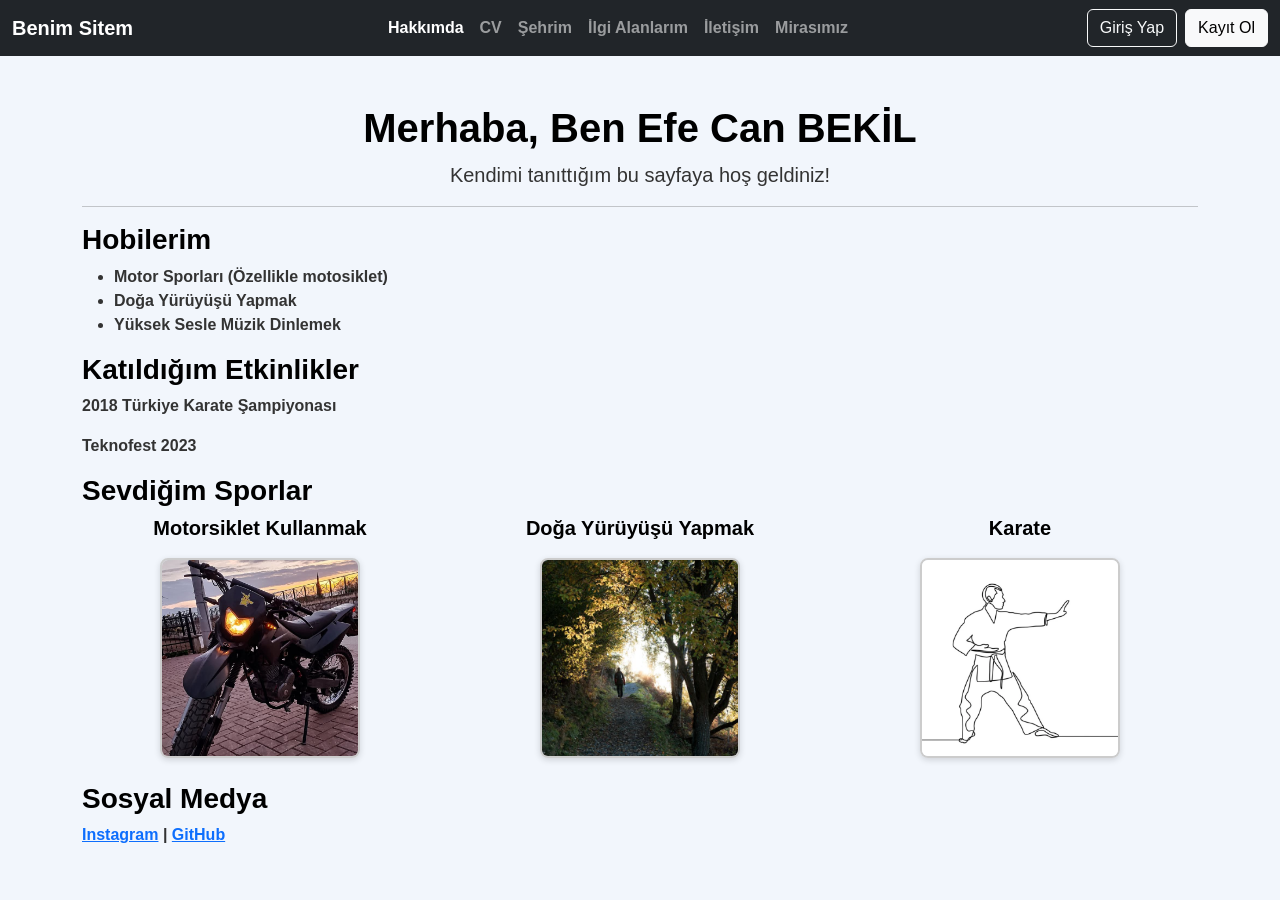
<file: index.html>
<!DOCTYPE html>
<html lang="tr">
<head>
  <meta charset="UTF-8">
  <meta name="viewport" content="width=device-width, initial-scale=1.0">
  <title>Hakkımda</title>

  <!-- Bootstrap CSS -->
  <link href="https://cdn.jsdelivr.net/npm/bootstrap@5.3.3/dist/css/bootstrap.min.css" rel="stylesheet">

  <!-- Kendi stil dosyam -->
  <link rel="stylesheet" href="css/style.css">
</head>
<body>
  <!-- NAVBAR -->
  <nav class="navbar navbar-expand-lg navbar-dark bg-dark">
  <div class="container-fluid">
    <a class="navbar-brand" href="#">Benim Sitem</a>
    <button class="navbar-toggler" type="button" data-bs-toggle="collapse" data-bs-target="#navbarNav">
      <span class="navbar-toggler-icon"></span>
    </button>

    <div class="collapse navbar-collapse justify-content-center" id="navbarNav">
      <ul class="navbar-nav">
        <li class="nav-item"><a class="nav-link active" href="index.html">Hakkımda</a></li>
        <li class="nav-item"><a class="nav-link" href="cv.html">CV</a></li>
        <li class="nav-item"><a class="nav-link" href="sehrim.html">Şehrim</a></li>
        <li class="nav-item"><a class="nav-link" href="ilgi-alanlarim.html">İlgi Alanlarım</a></li>
        <li class="nav-item"><a class="nav-link" href="iletisim.html">İletişim</a></li>
        <li class="nav-item"><a class="nav-link" href="mirasimiz.html">Mirasımız</a></li>
      </ul>
    </div>

    <div class="d-flex ms-auto">
      <a href="login.html" class="btn btn-outline-light me-2">Giriş Yap</a>
      <a href="register.html" class="btn btn-light">Kayıt Ol</a>
    </div>
  </div>
</nav>

  <!-- HAKKIMDA -->
  <div class="container mt-5">
    <h1 class="text-center">Merhaba, Ben Efe Can BEKİL</h1>
    <p class="lead text-center">Kendimi tanıttığım bu sayfaya hoş geldiniz!</p>

    <hr>

    <h3>Hobilerim</h3>
    <ul>
      <li>Motor Sporları (Özellikle motosiklet)</li>
      <li>Doğa Yürüyüşü Yapmak</li>
      <li>Yüksek Sesle Müzik Dinlemek</li>
    </ul>

    <h3>Katıldığım Etkinlikler</h3>
    <p>2018 Türkiye Karate Şampiyonası</p>
    <p>Teknofest 2023</p>

    <h3>Sevdiğim Sporlar</h3>
    <div class="row text-center">
      <div class="col-md-4">
        <h5>Motorsiklet Kullanmak</h5>
        <img src="img/motosiklet.jpg" class="spor-resim">
      </div>
      <div class="col-md-4">
        <h5>Doğa Yürüyüşü Yapmak</h5>
        <img src="img/dogayuruyusu.jpg" class="spor-resim">
      </div>
      <div class="col-md-4">
        <h5>Karate</h5>
        <img src="img/karate.jpg" class="spor-resim">
      </div>
    </div>

    <h3 class="mt-4">Sosyal Medya</h3>
    <a href="https://www.instagram.com/efecann.bkll/" target="_blank">Instagram</a> |
    <a href="https://github.com/?ysclid=majpwehq30375147963" target="_blank">GitHub</a>
  </div>

  <!-- Bootstrap JS -->
  <script src="https://cdn.jsdelivr.net/npm/bootstrap@5.3.3/dist/js/bootstrap.bundle.min.js"></script>
</body>
</html>
</file>
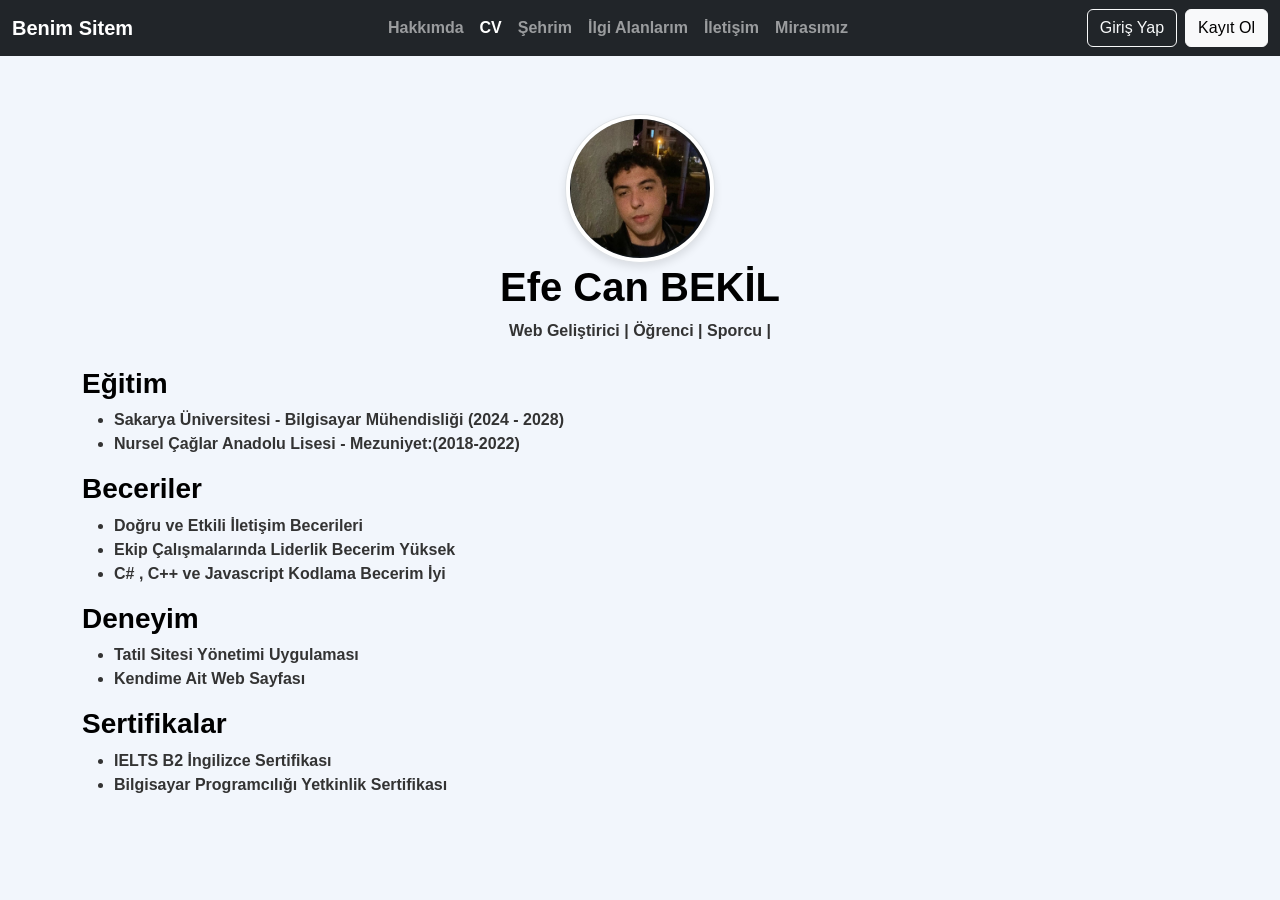
<file: cv.html>
<!DOCTYPE html>
<html lang="tr">
<head>
  <meta charset="UTF-8">
  <meta name="viewport" content="width=device-width, initial-scale=1.0">
  <title>Özgeçmiş</title>

  <!-- Bootstrap CSS -->
  <link href="https://cdn.jsdelivr.net/npm/bootstrap@5.3.3/dist/css/bootstrap.min.css" rel="stylesheet">

  <!-- Kendi stil dosyam -->
  <link rel="stylesheet" href="css/style.css">
</head>
<body>

  <!-- NAVBAR -->
  <nav class="navbar navbar-expand-lg navbar-dark bg-dark">
  <div class="container-fluid">
    <a class="navbar-brand" href="#">Benim Sitem</a>
    <button class="navbar-toggler" type="button" data-bs-toggle="collapse" data-bs-target="#navbarNav">
      <span class="navbar-toggler-icon"></span>
    </button>

    <div class="collapse navbar-collapse justify-content-center" id="navbarNav">
      <ul class="navbar-nav">
        <li class="nav-item"><a class="nav-link" href="index.html">Hakkımda</a></li>
        <li class="nav-item"><a class="nav-link active" href="cv.html">CV</a></li>
        <li class="nav-item"><a class="nav-link" href="sehrim.html">Şehrim</a></li>
        <li class="nav-item"><a class="nav-link" href="ilgi-alanlarim.html">İlgi Alanlarım</a></li>
        <li class="nav-item"><a class="nav-link" href="iletisim.html">İletişim</a></li>
        <li class="nav-item"><a class="nav-link" href="mirasimiz.html">Mirasımız</a></li>
      </ul>
    </div>

    <div class="d-flex ms-auto">
      <a href="login.html" class="btn btn-outline-light me-2">Giriş Yap</a>
      <a href="register.html" class="btn btn-light">Kayıt Ol</a>
    </div>
  </div>
</nav>

  <!-- ÖZGEÇMİŞ -->
  <main class="container mt-5">
    <header class="mb-4">
        <div class="text-center">
            <img src="img/profil.jpg" alt="Profil Resmi" class="rounded-circle img-thumbnail" width="150">
          </div>
          
      <h1 class="text-center">Efe Can BEKİL</h1>
      <p class="text-center">Web Geliştirici | Öğrenci | Sporcu | </p>
    </header>

    <section>
      <h3>Eğitim</h3>
      <ul>
        <li><strong>Sakarya Üniversitesi</strong> - Bilgisayar Mühendisliği (2024 - 2028)</li>
        <li><strong>Nursel Çağlar Anadolu Lisesi</strong> - Mezuniyet:(2018-2022)</li>
      </ul>
    </section>
    <section>
      <h3>Beceriler</h3>
      <ul>
        <li>Doğru ve Etkili İletişim Becerileri</li>
        <li>Ekip Çalışmalarında Liderlik Becerim Yüksek</li>
        <li>C# , C++ ve Javascript Kodlama Becerim İyi</li>
      </ul>
    </section>

    <section>
      <h3>Deneyim</h3>
      <ul>
        <li>Tatil Sitesi Yönetimi Uygulaması </li>
        <li>Kendime Ait Web Sayfası</li>
      </ul>
    </section>

    <section>
      <h3>Sertifikalar</h3>
      <ul>
        <li>IELTS B2 İngilizce Sertifikası</li>
        <li>Bilgisayar Programcılığı Yetkinlik Sertifikası</li>
      </ul>
    </section>
  </main>

  <!-- Bootstrap JS -->
  <script src="https://cdn.jsdelivr.net/npm/bootstrap@5.3.3/dist/js/bootstrap.bundle.min.js"></script>
</body>
</html>
</file>
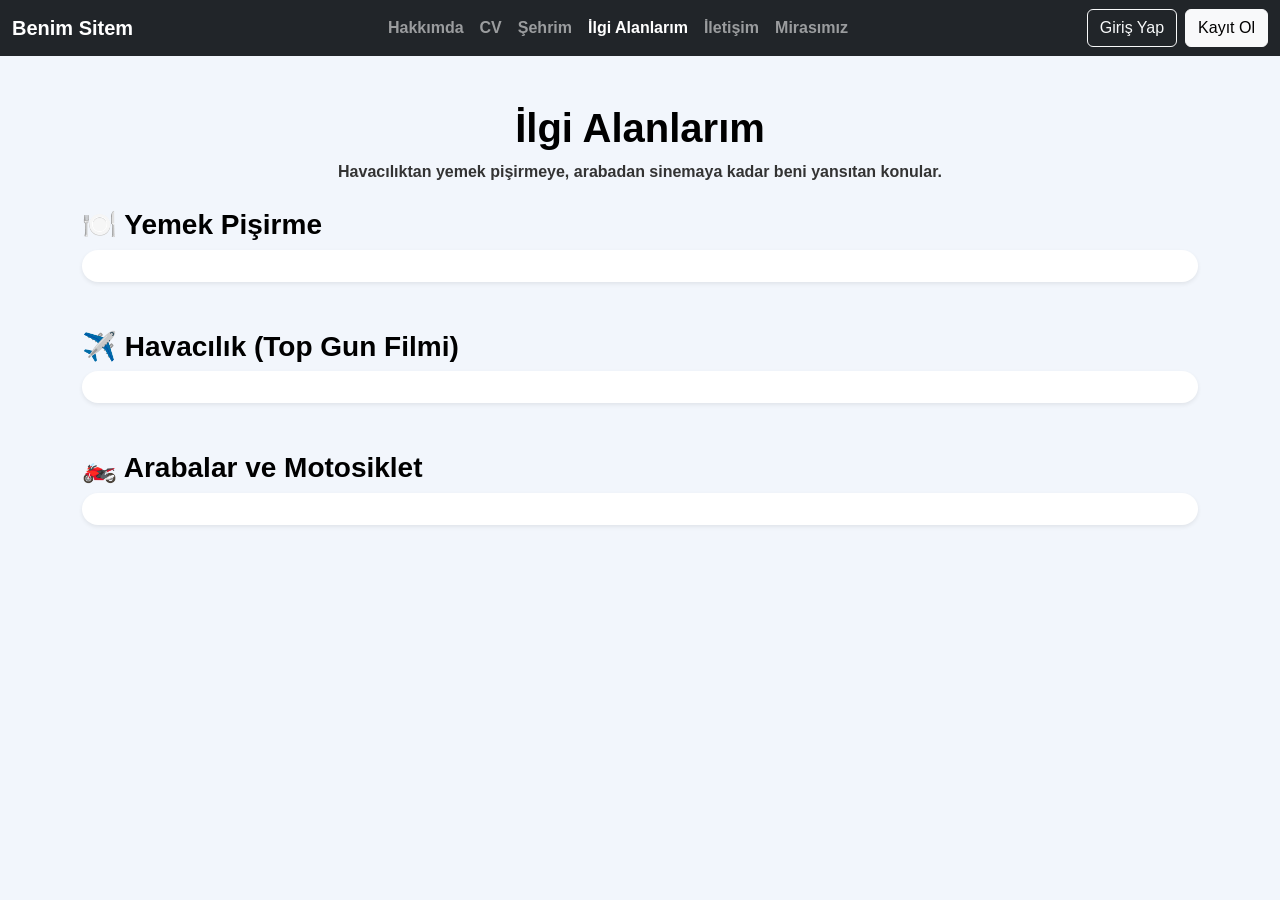
<file: ilgi-alanlarim.html>
<!DOCTYPE html>
<html lang="tr">
<head>
  <meta charset="UTF-8">
  <meta name="viewport" content="width=device-width, initial-scale=1.0">
  <title>İlgi Alanlarım - API</title>
  <link href="https://cdn.jsdelivr.net/npm/bootstrap@5.3.3/dist/css/bootstrap.min.css" rel="stylesheet">
  <link rel="stylesheet" href="css/style.css">
</head>
<body>

<!-- Navbar -->
<nav class="navbar navbar-expand-lg navbar-dark bg-dark">
  <div class="container-fluid">
    <a class="navbar-brand" href="#">Benim Sitem</a>
    <button class="navbar-toggler" type="button" data-bs-toggle="collapse" data-bs-target="#navbarNav">
      <span class="navbar-toggler-icon"></span>
    </button>

    <div class="collapse navbar-collapse justify-content-center" id="navbarNav">
      <ul class="navbar-nav">
        <li class="nav-item"><a class="nav-link" href="index.html">Hakkımda</a></li>
        <li class="nav-item"><a class="nav-link" href="cv.html">CV</a></li>
        <li class="nav-item"><a class="nav-link" href="sehrim.html">Şehrim</a></li>
        <li class="nav-item"><a class="nav-link active" href="ilgi-alanlarim.html">İlgi Alanlarım</a></li>
        <li class="nav-item"><a class="nav-link" href="iletisim.html">İletişim</a></li>
        <li class="nav-item"><a class="nav-link" href="mirasimiz.html">Mirasımız</a></li>
      </ul>
    </div>

    <div class="d-flex ms-auto">
      <a href="login.html" class="btn btn-outline-light me-2">Giriş Yap</a>
      <a href="register.html" class="btn btn-light">Kayıt Ol</a>
    </div>
  </div>
</nav>

<!-- Sayfa Başlığı -->
<div class="container mt-5">
  <h1 class="text-center">İlgi Alanlarım</h1>
  <p class="text-center">Havacılıktan yemek pişirmeye, arabadan sinemaya kadar beni yansıtan konular.</p>
</div>

<!-- Dinamik API İçerikleri -->
<div class="container mt-4">

  <!-- Yemek -->
  <div class="mb-5">
    <h3>🍽️ Yemek Pişirme</h3>
    <div id="yemek" class="card p-3 shadow-sm"></div>
  </div>

  <!-- Havacılık - Top Gun API -->
  <div class="mb-5">
    <h3>✈️ Havacılık (Top Gun Filmi)</h3>
    <div id="havacilik" class="card p-3 shadow-sm"></div>
  </div>

  <!-- Arabalar & Motosiklet -->
  <div class="mb-5">
    <h3>🏍️ Arabalar ve Motosiklet</h3>
    <div id="araba" class="card p-3 shadow-sm"></div>
  </div>

</div>

<!-- Script -->
<script>
  const newsApiKey = "c9d42953b5534fcf9eee60cdff436c85";
  const tmdbApiKey = "e990c6fad0f9cb65795145ede99868af";

  // 1. Yemek - Türkçe sabit açıklama
  fetch('https://www.themealdb.com/api/json/v1/1/random.php')
    .then(res => res.json())
    .then(data => {
      const meal = data.meals[0];
      document.getElementById('yemek').innerHTML = `
        <h5>${meal.strMeal}</h5>
        <img src="${meal.strMealThumb}" class="img-fluid rounded mb-2 api-gorsel">
        <p>Bu yemek, dünya mutfağından özenle seçilmiştir. Lezzetiyle sofraları süsler ve damaklarda iz bırakır.</p>
      `;
    });

  // 2. Havacılık - TMDb API'den Top Gun filmi
  fetch(`https://api.themoviedb.org/3/search/movie?query=top+gun&api_key=${tmdbApiKey}&language=tr-TR`)
    .then(res => res.json())
    .then(data => {
      const film = data.results[0];
      document.getElementById('havacilik').innerHTML = `
        <h5>${film.title} (${film.release_date.substring(0, 4)})</h5>
        <img src="https://image.tmdb.org/t/p/w500${film.poster_path}" class="img-fluid rounded mb-2 api-gorsel">
        <p>${film.overview}</p>
      `;
    });

  // 3. Arabalar & Motosiklet - Türkçe haber
  fetch(`https://newsapi.org/v2/everything?q=toprak%20razgatlioglu&language=tr&apiKey=${newsApiKey}&pageSize=1`)
  .then(res => res.json())
  .then(data => {
    const haber = data.articles[0];
    document.getElementById('araba').innerHTML = `
      <h5>${haber.title}</h5>
      <img src="${haber.urlToImage}" class="img-fluid rounded mb-2 api-gorsel">
      <p>${haber.description}</p>
      <a href="${haber.url}" target="_blank">Haberi Oku</a>
    `;
  });

</script>

<script src="https://cdn.jsdelivr.net/npm/bootstrap@5.3.3/dist/js/bootstrap.bundle.min.js"></script>
</body>
</html>
</file>
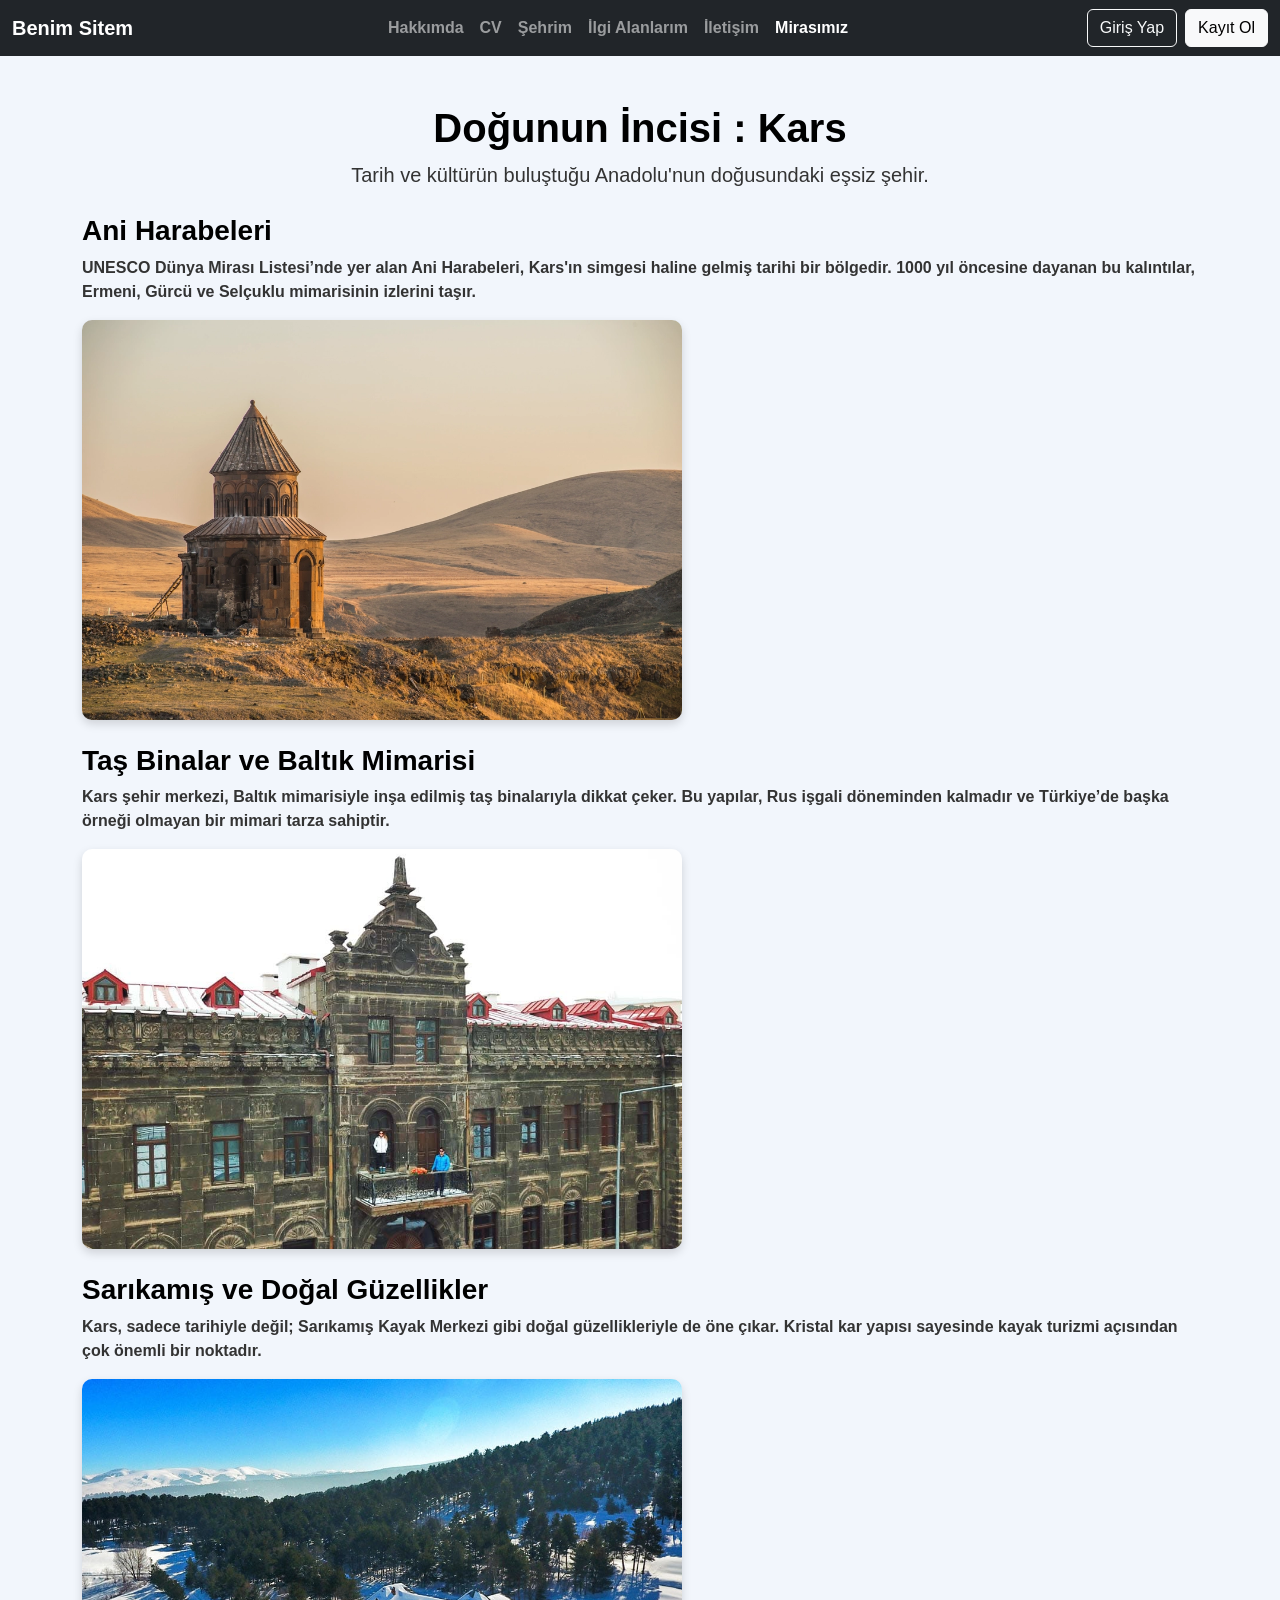
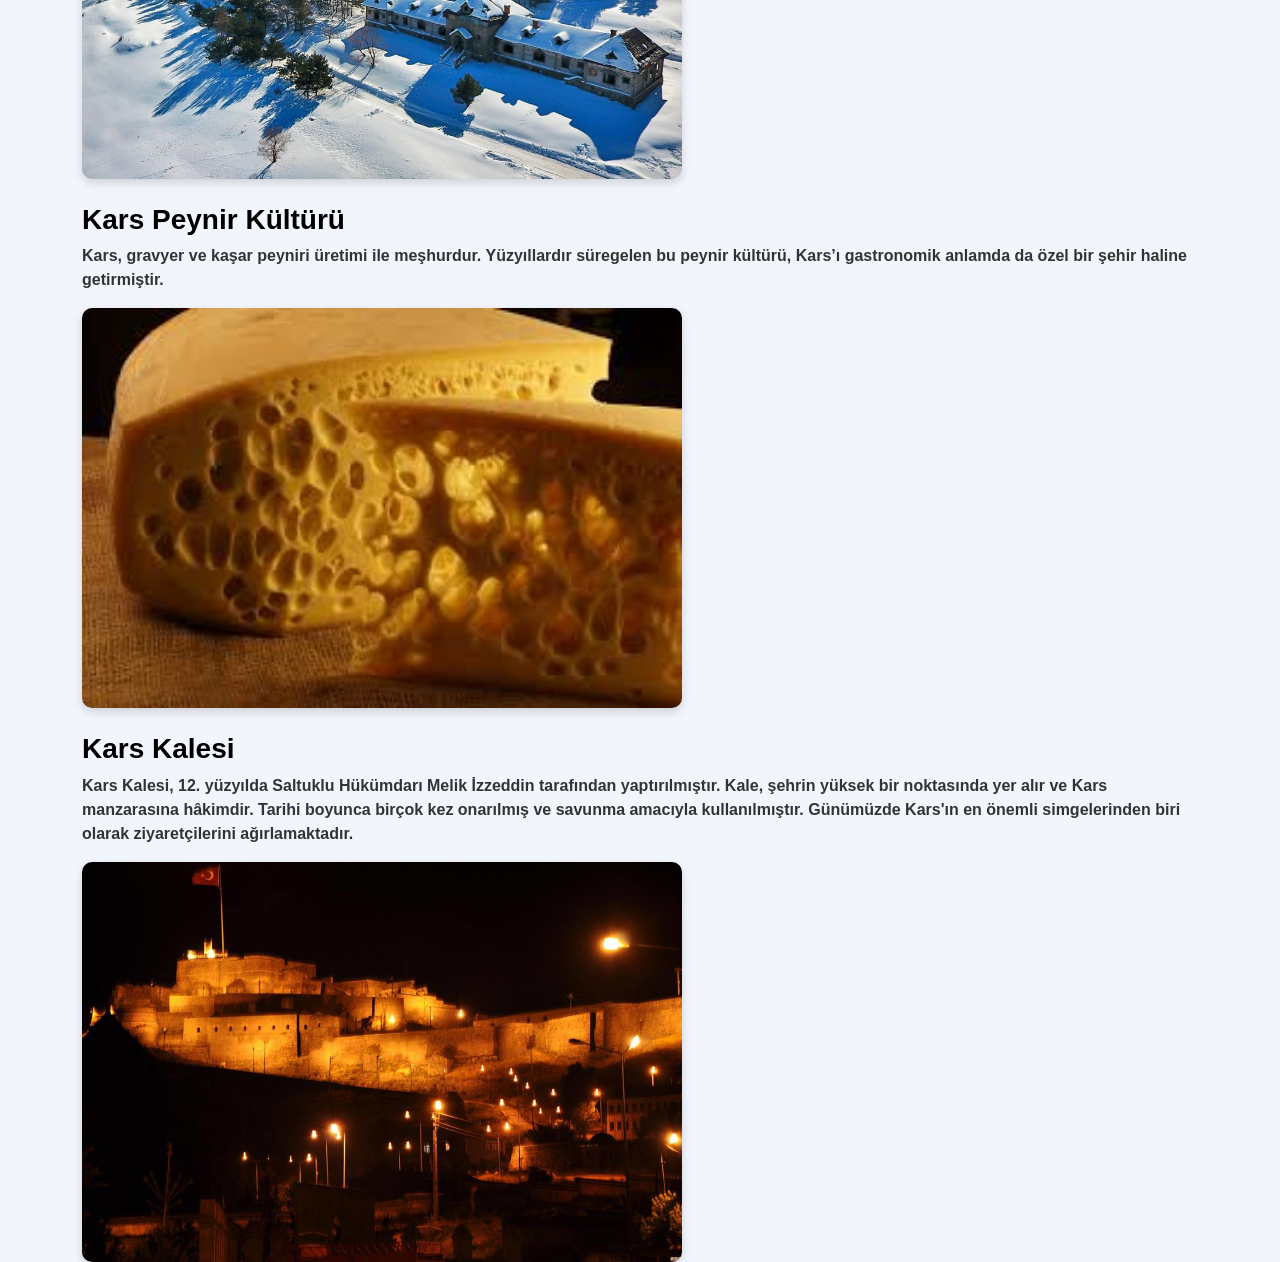
<file: mirasim.html>
<!DOCTYPE html>
<html lang="tr">
<head>
  <meta charset="UTF-8" />
  <meta name="viewport" content="width=device-width, initial-scale=1.0" />
  <title>Mirasımız - Kars</title>
  <link href="https://cdn.jsdelivr.net/npm/bootstrap@5.3.3/dist/css/bootstrap.min.css" rel="stylesheet" />
  <link rel="stylesheet" href="css/style.css" />
</head>
<body>

  <!-- NAVBAR -->
  <nav class="navbar navbar-expand-lg navbar-dark bg-dark">
    <div class="container-fluid">
      <a class="navbar-brand" href="#">Benim Sitem</a>
      <button class="navbar-toggler" type="button" data-bs-toggle="collapse" data-bs-target="#navbarNav">
        <span class="navbar-toggler-icon"></span>
      </button>
      <div class="collapse navbar-collapse justify-content-center" id="navbarNav">
        <ul class="navbar-nav">
          <li class="nav-item"><a class="nav-link" href="index.html">Hakkımda</a></li>
          <li class="nav-item"><a class="nav-link" href="cv.html">CV</a></li>
          <li class="nav-item"><a class="nav-link" href="sehrim.html">Şehrim</a></li>
          <li class="nav-item"><a class="nav-link" href="ilgi-alanlarim.html">İlgi Alanlarım</a></li>
          <li class="nav-item"><a class="nav-link" href="iletisim.html">İletişim</a></li>
          <li class="nav-item"><a class="nav-link active" href="mirasimiz.html">Mirasımız</a></li>
        </ul>
      </div>
      <div class="d-flex ms-auto">
        <a href="login.html" class="btn btn-outline-light me-2">Giriş Yap</a>
        <a href="register.html" class="btn btn-light">Kayıt Ol</a>
      </div>
    </div>
  </nav>

  <!-- İçerik -->
  <div class="container mt-5">
    <h1 class="text-center">Doğunun İncisi : Kars</h1>
    <p class="lead text-center">Tarih ve kültürün buluştuğu Anadolu'nun doğusundaki eşsiz şehir.</p>

    <section class="mt-4">
  <h3>Ani Harabeleri</h3>
  <p>
    UNESCO Dünya Mirası Listesi’nde yer alan Ani Harabeleri, Kars'ın simgesi haline gelmiş tarihi bir bölgedir.
    1000 yıl öncesine dayanan bu kalıntılar, Ermeni, Gürcü ve Selçuklu mimarisinin izlerini taşır.
  </p>
   <img src="img/ani.jpg" alt="Ani Harabeleri" class="miras-resim">
</section>


    <section class="mt-4">
  <h3>Taş Binalar ve Baltık Mimarisi</h3>
  <p>
    Kars şehir merkezi, Baltık mimarisiyle inşa edilmiş taş binalarıyla dikkat çeker. Bu yapılar, Rus işgali döneminden kalmadır
    ve Türkiye’de başka örneği olmayan bir mimari tarza sahiptir.
  </p>
  <img src="img/baltik.jpg" alt="Baltık Mimarisi" class="miras-resim">
</section>


    <section class="mt-4">
  <h3>Sarıkamış ve Doğal Güzellikler</h3>
  <p>
    Kars, sadece tarihiyle değil; Sarıkamış Kayak Merkezi gibi doğal güzellikleriyle de öne çıkar. Kristal kar yapısı sayesinde
    kayak turizmi açısından çok önemli bir noktadır.
  </p>
  <img src="img/sarikamis.jpg" alt="Sarıkamış Kayak Merkezi" class="miras-resim">
</section>

    <section class="mt-4">
  <h3>Kars Peynir Kültürü</h3>
  <p>
    Kars, gravyer ve kaşar peyniri üretimi ile meşhurdur. Yüzyıllardır süregelen bu peynir kültürü, Kars’ı gastronomik anlamda
    da özel bir şehir haline getirmiştir.
  </p>
  <img src="img/peynir.jpg" alt="Kars Gravyer ve Kaşar Peyniri" class="miras-resim">
</section>

<section class="mt-4">
  <h3>Kars Kalesi</h3>
  <p>
    Kars Kalesi, 12. yüzyılda Saltuklu Hükümdarı Melik İzzeddin tarafından yaptırılmıştır. Kale, şehrin yüksek bir noktasında
    yer alır ve Kars manzarasına hâkimdir. Tarihi boyunca birçok kez onarılmış ve savunma amacıyla kullanılmıştır.
    Günümüzde Kars'ın en önemli simgelerinden biri olarak ziyaretçilerini ağırlamaktadır.
  </p>
   <img src="img/karskalesi.jpg" alt="Kars Kalesi" class="miras-resim">
</section>


  <script src="https://cdn.jsdelivr.net/npm/bootstrap@5.3.3/dist/js/bootstrap.bundle.min.js"></script>
</body>
</html>
</file>
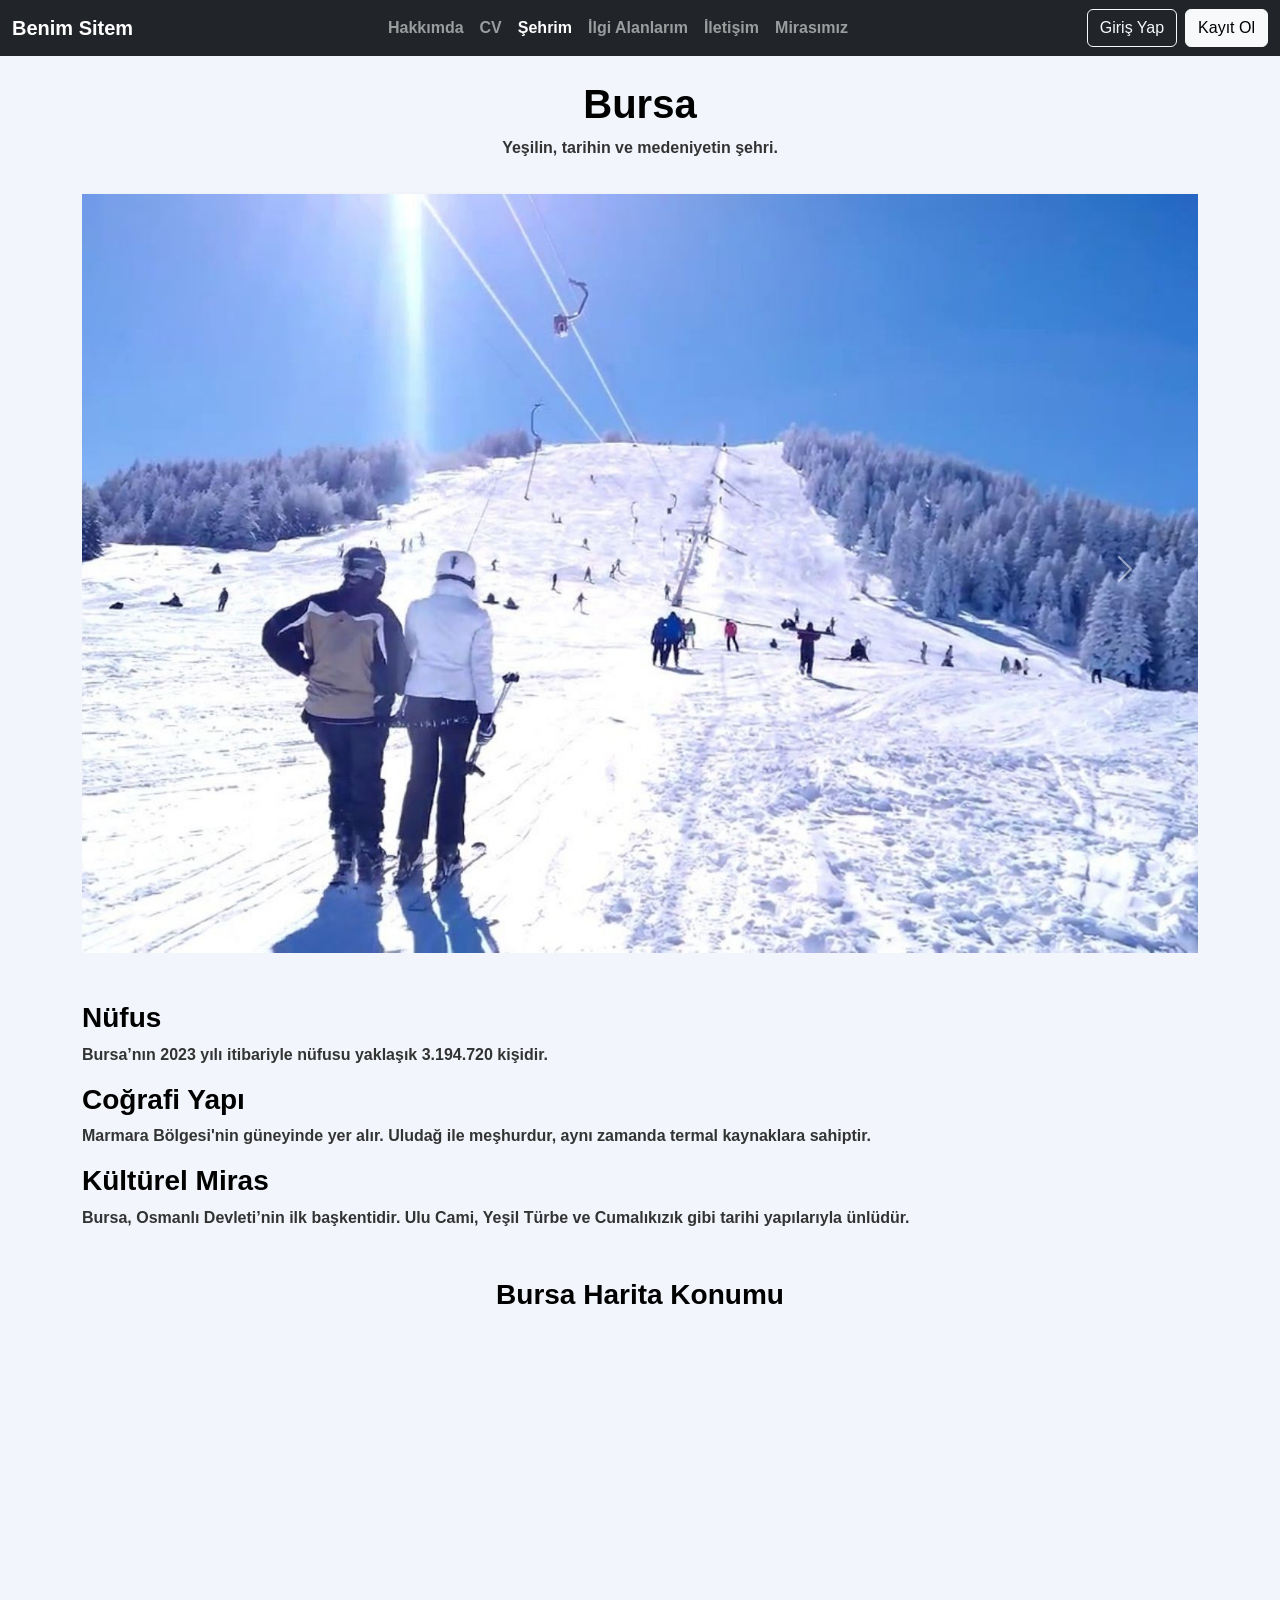
<file: sehrim.html>
<!DOCTYPE html>
<html lang="tr">
<head>
  <meta charset="UTF-8">
  <meta name="viewport" content="width=device-width, initial-scale=1.0">
  <title>Şehrim - Bursa</title>

  <!-- Bootstrap -->
  <link href="https://cdn.jsdelivr.net/npm/bootstrap@5.3.3/dist/css/bootstrap.min.css" rel="stylesheet">
  <link rel="stylesheet" href="css/style.css">
</head>
<body>

  <!-- Navbar -->
 <nav class="navbar navbar-expand-lg navbar-dark bg-dark">
  <div class="container-fluid">
    <a class="navbar-brand" href="#">Benim Sitem</a>
    <button class="navbar-toggler" type="button" data-bs-toggle="collapse" data-bs-target="#navbarNav">
      <span class="navbar-toggler-icon"></span>
    </button>

    <div class="collapse navbar-collapse justify-content-center" id="navbarNav">
      <ul class="navbar-nav">
        <li class="nav-item"><a class="nav-link" href="index.html">Hakkımda</a></li>
        <li class="nav-item"><a class="nav-link" href="cv.html">CV</a></li>
        <li class="nav-item"><a class="nav-link active" href="sehrim.html">Şehrim</a></li>
        <li class="nav-item"><a class="nav-link" href="ilgi-alanlarim.html">İlgi Alanlarım</a></li>
        <li class="nav-item"><a class="nav-link" href="iletisim.html">İletişim</a></li>
        <li class="nav-item"><a class="nav-link" href="mirasimiz.html">Mirasımız</a></li>
      </ul>
    </div>

    <div class="d-flex ms-auto">
      <a href="login.html" class="btn btn-outline-light me-2">Giriş Yap</a>
      <a href="register.html" class="btn btn-light">Kayıt Ol</a>

    </div>
  </div>
</nav>


  <!-- Başlık -->
  <div class="container mt-4">
    <h1 class="text-center">Bursa</h1>
    <p class="text-center">Yeşilin, tarihin ve medeniyetin şehri.</p>
  </div>

  <!-- SLIDER -->
  <div id="bursaSlider" class="carousel slide container mt-4" data-bs-ride="carousel">
    <div class="carousel-inner">
      <div class="carousel-item active">
        <img src="img/bursa1.jpg" class="d-block w-100 tiklanabilir-slider-resim" alt="Uludağ"
         onclick="goster('Uludağ', 'Bursa’nın sembolü Uludağ, kış turizminin merkezidir.')">
      </div>
      <div class="carousel-item">
        <img src="img/bursa2.jpg" class="d-block w-100 tiklanabilir-slider-resim" alt="Ulu Cami"
         onclick="goster('Ulu Cami', '1399’da inşa edilen Ulu Cami, Osmanlı mimarisinin önemli örneklerindendir.')">
      </div>
      <div class="carousel-item">
        <img src="img/bursa3.jpg" class="d-block w-100 tiklanabilir-slider-resim" alt="Cumalıkızık"
         onclick="goster('Cumalıkızık', 'UNESCO mirası olan bu köy, Osmanlı’dan kalma taş evleriyle ünlüdür.')">
      </div>
      <div class="carousel-item">
        <img src="img/bursa4.jpg" class="d-block w-100 tiklanabilir-slider-resim" alt="Yeşil Türbe"
         onclick="goster('Yeşil Türbe', '1421’de inşa edilen Yeşil Türbe, çinileriyle dikkat çeker.')">
      </div>
    </div>
    <button class="carousel-control-prev" type="button" data-bs-target="#bursaSlider" data-bs-slide="prev">
      <span class="carousel-control-prev-icon"></span>
    </button>
    <button class="carousel-control-next" type="button" data-bs-target="#bursaSlider" data-bs-slide="next">
      <span class="carousel-control-next-icon"></span>
    </button>
  </div>

  <!-- Şehir Bilgileri -->
  <div class="container mt-5">
    <section>
      <h3>Nüfus</h3>
      <p>Bursa’nın 2023 yılı itibariyle nüfusu yaklaşık 3.194.720 kişidir.</p>
    </section>
    <section>
      <h3>Coğrafi Yapı</h3>
      <p>Marmara Bölgesi'nin güneyinde yer alır. Uludağ ile meşhurdur, aynı zamanda termal kaynaklara sahiptir.</p>
    </section>
    <section>
      <h3>Kültürel Miras</h3>
      <p>Bursa, Osmanlı Devleti’nin ilk başkentidir. Ulu Cami, Yeşil Türbe ve Cumalıkızık gibi tarihi yapılarıyla ünlüdür.</p>
    </section>
  </div>

  <!-- HARİTA -->
  <div class="container mt-5">
    <h3 class="text-center">Bursa Harita Konumu</h3>
    <div class="ratio ratio-16x9">
      <iframe class="harita-iframe" src="https://www.google.com/maps/embed?pb=!1m18!1m12!1m3!1d12217.98619487172!2d29.0509568!3d40.1826061!2m3!1f0!2f0!3f0!3m2!1i1024!2i768!4f13.1!3m3!1m2!1s0x14cdb16b2dc002f7%3A0x7484b2ed6d29992d!2sBursa!5e0!3m2!1str!2str!4v1715175612345!5m2!1str!2str"
        width="600" height="450" allowfullscreen="" loading="lazy"
        referrerpolicy="no-referrer-when-downgrade"></iframe>
    </div>
  </div>

  <!-- MODAL -->
  <div class="modal fade" id="resimBilgi" tabindex="-1" aria-labelledby="resimBaslik" aria-hidden="true">
    <div class="modal-dialog">
      <div class="modal-content">
        <div class="modal-header">
          <h5 class="modal-title" id="resimBaslik">Bilgi</h5>
          <button type="button" class="btn-close" data-bs-dismiss="modal"></button>
        </div>
        <div class="modal-body" id="resimAciklama">
          Açıklama buraya gelecek.
        </div>
      </div>
    </div>
  </div>

  <!-- JS: Modal Fonksiyonu -->
  <script>
    function goster(baslik, aciklama) {
      document.getElementById("resimBaslik").innerText = baslik;
      document.getElementById("resimAciklama").innerText = aciklama;
      var modal = new bootstrap.Modal(document.getElementById('resimBilgi'));
      modal.show();
    }
  </script>

  <!-- Bootstrap JS -->
  <script src="https://cdn.jsdelivr.net/npm/bootstrap@5.3.3/dist/js/bootstrap.bundle.min.js"></script>
</body>
</html>
</file>
<file: css/style.css>
/* Genel yazı tipi ve arka plan */
body {
  font-family: 'Segoe UI', Tahoma, Geneva, Verdana, sans-serif;
  background-color: hsl(0, 0%, 96%);
  color: #111;
  font-weight: 600;
}

/* Başlık stilleri */
h1, h2, h3, h4, h5 {
  font-weight: 700;
  color: #000;
}

/* Görsellere genel gölge */
img {
  margin-top: 10px;
  box-shadow: 0 4px 8px rgba(0, 0, 0, 0.1);
}

/* Spor resimleri için özel boyut ve stil */
.spor-resim {
  width: 200px;
  height: 200px;
  object-fit: cover;
  border-radius: 8px;
  border: 2px solid #ccc;
  box-shadow: 0 2px 6px rgba(0, 0, 0, 0.15);
}
body {
  background-color: #f2f6fc;
  font-family: 'Segoe UI', Tahoma, Geneva, Verdana, sans-serif;
  color: #333;
}

.success-icon {
  font-size: 5rem;
  color: #28a745;
}

.card {
  border: none;
  border-radius: 1rem;
  box-shadow: 0 4px 16px rgba(0, 0, 0, 0.1);
}

.card-title {
  color: #28a745;
  font-weight: bold;
}

.btn-primary {
  background-color: #007bff;
  border-color: #007bff;
}

.miras-resim {
  width: 100%;
  max-width: 600px; 
  height: 400px;
  object-fit: cover;
  border-radius: 10px;
  box-shadow: 0 4px 10px rgba(0, 0, 0, 0.15);
  display: block;
}

/* Inline stillerden taşınan sınıflar */
.api-gorsel {
  max-width: 300px;
}

.tiklanabilir-slider-resim {
  cursor: pointer;
}

.harita-iframe {
  border: 0;
}

.hata-mesaji {
  color: red;
}
</file>
